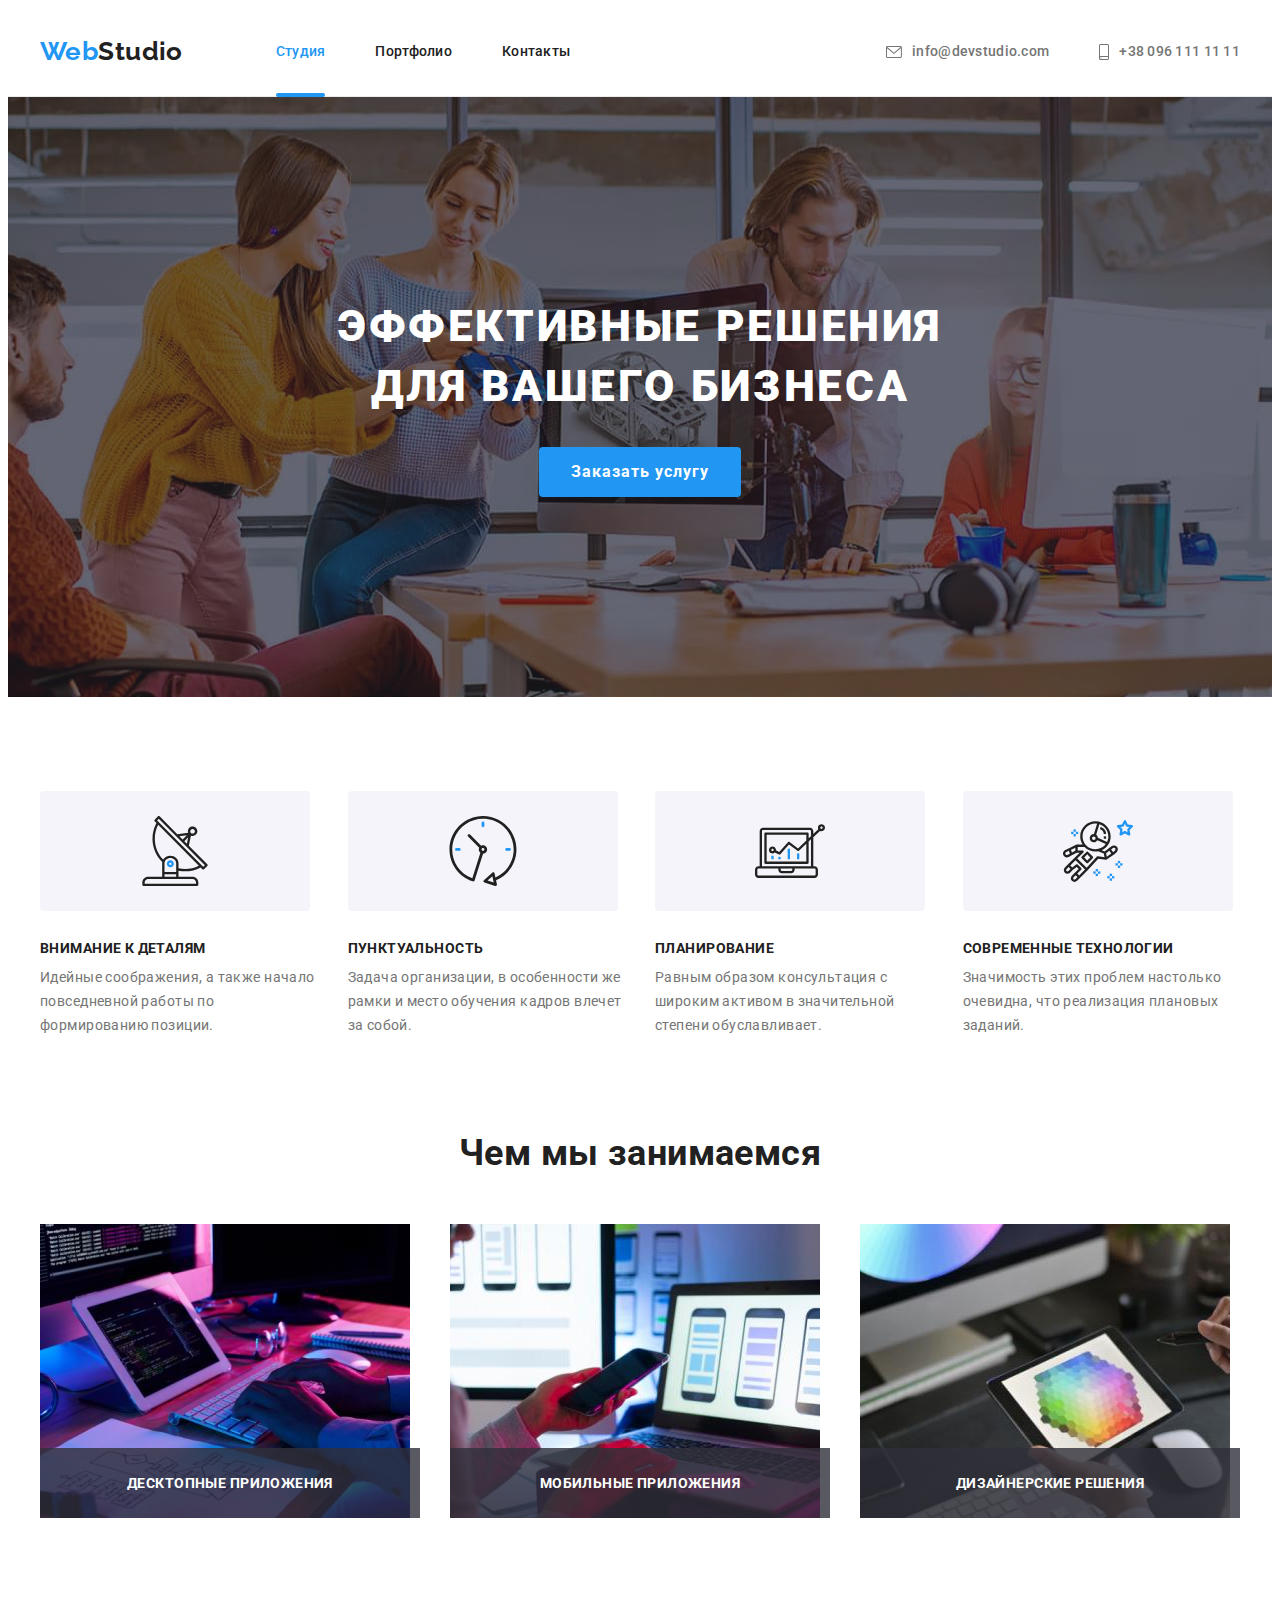
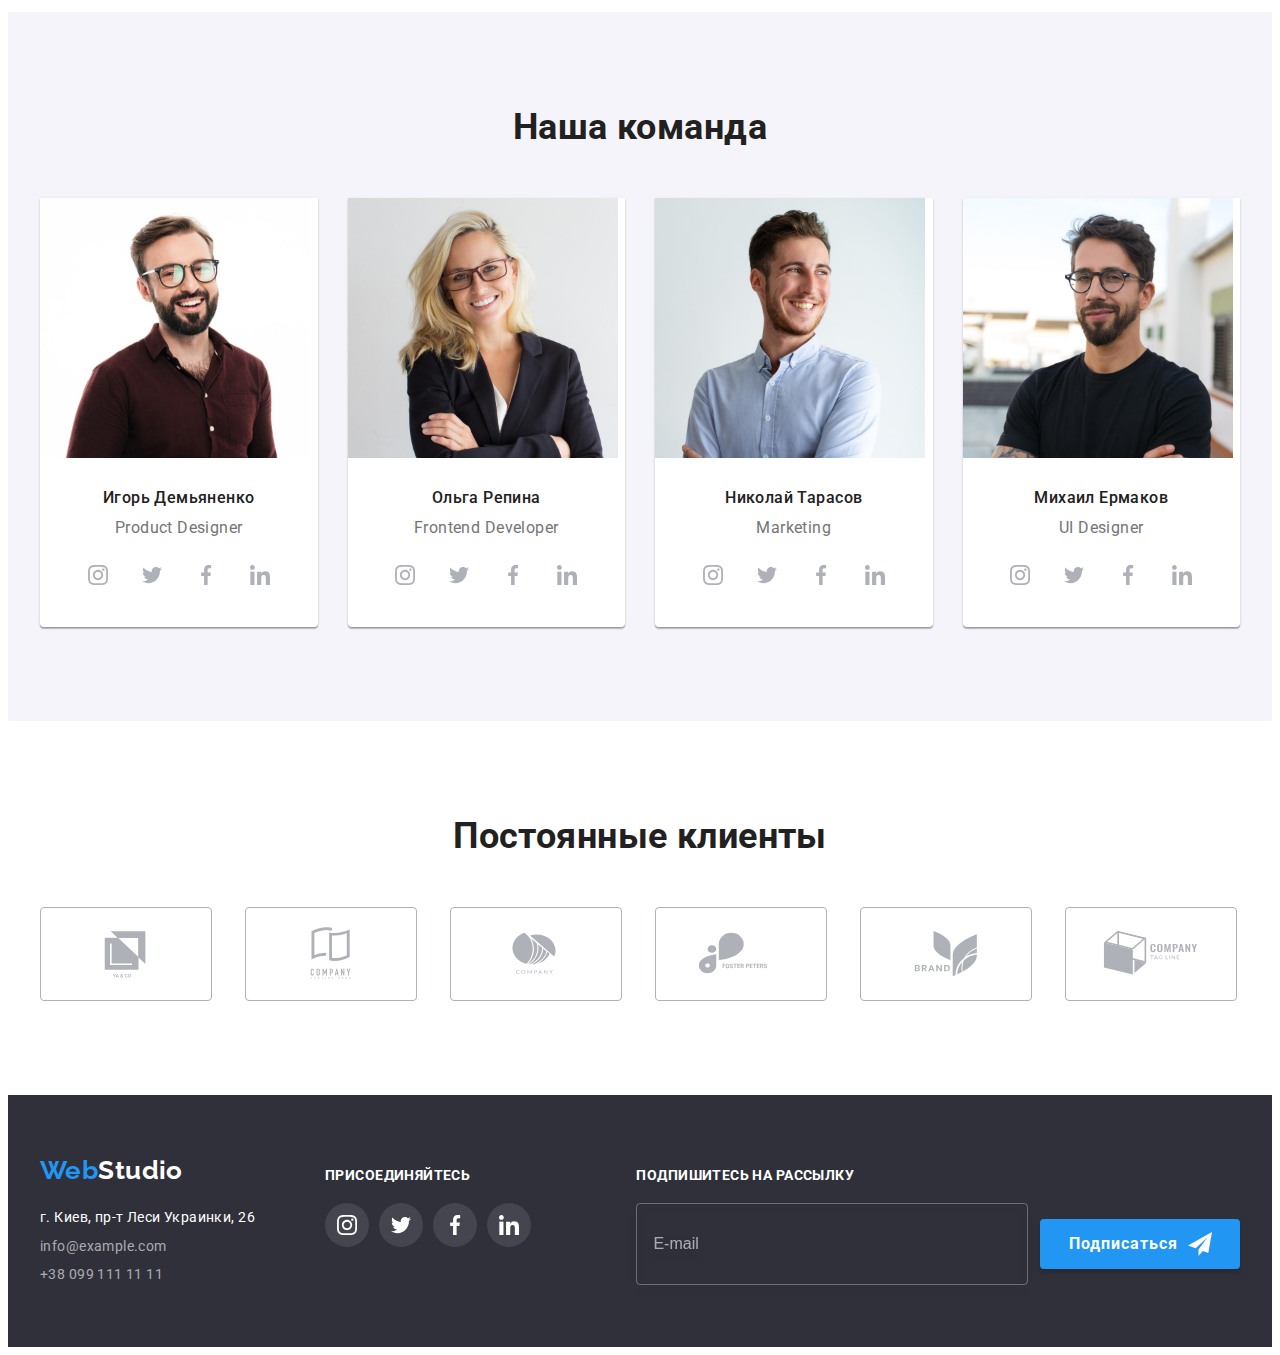
<file: index.html>
<!DOCTYPE html>
<html lang="ru">

<head>
    <meta charset="UTF-8">
    <meta http-equiv="X-UA-Compatible" content="IE=edge">
    <meta name="viewport" content="width=device-width, initial-scale=1.0">
    <title>Web Studio</title>
    <link rel="preconnect" href="https://fonts.googleapis.com">
    <link rel="preconnect" href="https://fonts.gstatic.com" crossorigin>
    <link
        href="https://fonts.googleapis.com/css2?family=Raleway:wght@700&family=Roboto:wght@400;500;700;900&display=swap"
        rel="stylesheet">
    <link rel="stylesheet" href="https://cdnjs.cloudflare.com/ajax/libs/modern-normalize/1.1.0/modern-normalize.min.css"
        integrity="sha512-wpPYUAdjBVSE4KJnH1VR1HeZfpl1ub8YT/NKx4PuQ5NmX2tKuGu6U/JRp5y+Y8XG2tV+wKQpNHVUX03MfMFn9Q=="
        crossorigin="anonymous" referrerpolicy="no-referrer" />
    <link rel="stylesheet" href="./css/styles.css" />
</head>

<body>
    <!-- Шапка сайта -->
    <header class="header">
        <div class="container header-container">
            <nav class="header-navigation">
                <a class="logo-top" href="./index.html">
                    <span class="logo-web">Web</span>Studio</a>
                <ul class="site-nav list">
                    <li class="header-item">
                        <a class="header-link link current" href="./index.html">Студия</a>
                    </li>
                    <li class="header-item">
                        <a class="header-link link" href="./portfolio.html">Портфолио</a>
                    </li>
                    <li class="header-item">
                        <a class="header-link link" href="">Контакты</a>
                    </li>
                </ul>
            </nav>
            <ul class="contacts list">
                <li class="contacts-item">
                    <a class="header-link link" href="mailto:info@devstudio.com"><svg class="icon-header" width="16"
                            height="12">
                            <use href="./images/icons.svg#icon-envelope"></use>
                        </svg>info@devstudio.com</a>
                </li>
                <li class="contacts-item">
                    <a class="header-link link" href="tel:+380961111111"><svg class="icon-header" width="10"
                            height="16">
                            <use href="./images/icons.svg#icon-smartphone"></use>
                        </svg>+38 096 111 11 11</a>
                </li>
            </ul>
        </div>
    </header>
    <main>
        <!-- Герой -->
        <section class="hero">
            <h1 class="hero-title">Эффективные решения для вашего бизнеса</h1>
            <button class="button" type="button" data-modal-open>Заказать услугу</button>
        </section>
        <!-- Особенности -->
        <section class="features">
            <div class="container">
                <h2 class="visually-hidden">Особенности</h2>
                <ul class="features-list list">
                    <li class="features-item">
                        <div class="features-image"><svg class="icon-features">
                                <use href="./images/icons.svg#icon-antenna"></use>
                            </svg></div>
                        <h3 class="features-subtitle">Внимание к деталям</h3>
                        <p>Идейные соображения, а также начало повседневной работы по формированию позиции.</p>
                    </li>
                    <li class="features-item">
                        <div class="features-image"><svg class="icon-features">
                                <use href="./images/icons.svg#icon-clock"></use>
                            </svg></div>
                        <h3 class="features-subtitle">Пунктуальность</h3>
                        <p>Задача организации, в особенности же рамки и место обучения кадров влечет за собой.</p>
                    </li>
                    <li class="features-item">
                        <div class="features-image"><svg class="icon-features">
                                <use href="./images/icons.svg#icon-diagram"></use>
                            </svg></div>
                        <h3 class="features-subtitle">Планирование</h3>
                        <p>Равным образом консультация с широким активом в значительной степени обуславливает.</p>
                    </li>
                    <li class="features-item">
                        <div class="features-image"><svg class="icon-features">
                                <use href="./images/icons.svg#icon-astronaut"></use>
                            </svg></div>
                        <h3 class="features-subtitle">Современные технологии</h3>
                        <p>Значимость этих проблем настолько очевидна, что реализация плановых заданий.</p>
                    </li>
                </ul>
            </div>
        </section>
        <!-- Чем мы занимаемся -->
        <section class="whatwedo">
            <div class="container">
                <h2 class="whatwedo-title">Чем мы занимаемся</h2>
                <ul class="whatwedo-list list">
                    <li class="whatwedo-item">
                        <div class="whatwedo-wrapper">
                            <img src="./images/img-01.jpg" alt="Верстальщик делает разметку страницы" width="370"
                                height="294">
                            <p class="whatwedo-top-text">Десктопные приложения</p>
                        </div>
                    </li>
                    <li class="whatwedo-item">
                        <div class="whatwedo-wrapper">
                            <img src="./images/img-02.jpg" alt="Дизайнер делает прототипирование мобильного интерфейса"
                                width="370" height="294">
                            <p class="whatwedo-top-text">Мобильные приложения</p>
                        </div>
                    </li>
                    <li class="whatwedo-item">
                        <div class="whatwedo-wrapper">
                            <img src="./images/img-03.jpg" alt="Дизайнер работает с цветовой палитрой" width="370"
                                height="294">
                            <p class="whatwedo-top-text">Дизайнерские решения</p>
                        </div>
                    </li>
                </ul>
            </div>
        </section>
        <!-- Наша команда -->
        <section class="team">
            <div class="container">
                <h2 class="team-title">Наша команда</h2>
                <ul class="team-list list">
                    <li class="team-item">
                        <img src="./images/img-product-designer.jpg" alt="Дизайнер улыбается" width="270" height="260">
                        <div class="team-content">
                            <h3 class="team-subtitle">Игорь Демьяненко</h3>
                            <p class="team-position" lang="en">Product Designer</p>
                            <ul class="team-item-list social-list list">
                                <li class="social-item">
                                    <a href="" class="social-link link">
                                        <svg class="icon-social">
                                            <use href="./images/icons.svg#icon-instagram"></use>
                                        </svg>
                                    </a>
                                </li>
                                <li class="social-item">
                                    <a href="" class="social-link link">
                                        <svg class="icon-social">
                                            <use href="./images/icons.svg#icon-twitter"></use>
                                        </svg>
                                    </a>
                                </li>
                                <li class="social-item">
                                    <a href="" class="social-link link">
                                        <svg class="icon-social">
                                            <use href="./images/icons.svg#icon-facebook"></use>
                                        </svg>
                                    </a>
                                </li>
                                <li class="social-item">
                                    <a href="" class="social-link link">
                                        <svg class="icon-social">
                                            <use href="./images/icons.svg#icon-linkedin"></use>
                                        </svg>
                                    </a>
                                </li>
                            </ul>
                        </div>
                    </li>
                    <li class="team-item">
                        <img src="./images/img-frontend-developer.jpg" alt="Разработчик улыбается" width="270"
                            height="260">
                        <div class="team-content">
                            <h3 class="team-subtitle">Ольга Репина</h3>
                            <p class="team-position" lang="en">Frontend Developer</p>
                            <ul class="team-item-list social-list list">
                                <li class="social-item">
                                    <a href="" class="social-link link">
                                        <svg class="icon-social">
                                            <use href="./images/icons.svg#icon-instagram"></use>
                                        </svg>
                                    </a>
                                </li>
                                <li class="social-item">
                                    <a href="" class="social-link link">
                                        <svg class="icon-social">
                                            <use href="./images/icons.svg#icon-twitter"></use>
                                        </svg>
                                    </a>
                                </li>
                                <li class="social-item">
                                    <a href="" class="social-link link">
                                        <svg class="icon-social">
                                            <use href="./images/icons.svg#icon-facebook"></use>
                                        </svg>
                                    </a>
                                </li>
                                <li class="social-item">
                                    <a href="" class="social-link link">
                                        <svg class="icon-social">
                                            <use href="./images/icons.svg#icon-linkedin"></use>
                                        </svg>
                                    </a>
                                </li>
                            </ul>
                        </div>
                    </li>
                    <li class="team-item">
                        <img src="./images/img-marketing.jpg" alt="Маркетолог улыбается" width="270" height="260">
                        <div class="team-content">
                            <h3 class="team-subtitle">Николай Тарасов</h3>
                            <p class="team-position" lang="en">Marketing</p>
                            <ul class="team-item-list social-list list">
                                <li class="social-item">
                                    <a href="" class="social-link link">
                                        <svg class="icon-social">
                                            <use href="./images/icons.svg#icon-instagram"></use>
                                        </svg>
                                    </a>
                                </li>
                                <li class="social-item">
                                    <a href="" class="social-link link">
                                        <svg class="icon-social">
                                            <use href="./images/icons.svg#icon-twitter"></use>
                                        </svg>
                                    </a>
                                </li>
                                <li class="social-item">
                                    <a href="" class="social-link link">
                                        <svg class="icon-social">
                                            <use href="./images/icons.svg#icon-facebook"></use>
                                        </svg>
                                    </a>
                                </li>
                                <li class="social-item">
                                    <a href="" class="social-link link">
                                        <svg class="icon-social">
                                            <use href="./images/icons.svg#icon-linkedin"></use>
                                        </svg>
                                    </a>
                                </li>
                            </ul>
                        </div>
                    </li>
                    <li class="team-item">
                        <img src="./images/img-ui-designer.jpg" alt="Дизайнер улыбается" width="270" height="260">
                        <div class="team-content">
                            <h3 class="team-subtitle">Михаил Ермаков</h3>
                            <p class="team-position" lang="en">UI Designer</p>
                            <ul class="team-item-list social-list list">
                                <li class="social-item">
                                    <a href="" class="social-link link">
                                        <svg class="icon-social">
                                            <use href="./images/icons.svg#icon-instagram"></use>
                                        </svg>
                                    </a>
                                </li>
                                <li class="social-item">
                                    <a href="" class="social-link link">
                                        <svg class="icon-social">
                                            <use href="./images/icons.svg#icon-twitter"></use>
                                        </svg>
                                    </a>
                                </li>
                                <li class="social-item">
                                    <a href="" class="social-link link">
                                        <svg class="icon-social">
                                            <use href="./images/icons.svg#icon-facebook"></use>
                                        </svg>
                                    </a>
                                </li>
                                <li class="social-item">
                                    <a href="" class="social-link link">
                                        <svg class="icon-social">
                                            <use href="./images/icons.svg#icon-linkedin"></use>
                                        </svg>
                                    </a>
                                </li>
                            </ul>
                        </div>
                    </li>
                </ul>
            </div>
        </section>
        <!-- Клиенты -->
        <section class="clients">
            <div class="container">
                <h2 class="clients-title">Постоянные клиенты</h2>
                <ul class="clients-list list">
                    <li class="clients-item">
                        <div class="clients-content">
                            <a class="clients-content-link link" href="">
                                <svg class="icon-clients">
                                    <use href="./images/icons.svg#icon-client-logo-1"></use>
                                </svg>
                            </a>
                        </div>
                    </li>
                    <li class="clients-item">
                        <div class="clients-content">
                            <a class="clients-content-link link" href="">
                                <svg class="icon-clients">
                                    <use href="./images/icons.svg#icon-client-logo-2"></use>
                                </svg>
                            </a>
                        </div>
                    </li>
                    <li class="clients-item">
                        <div class="clients-content">
                            <a class="clients-content-link link" href="">
                                <svg class="icon-clients">
                                    <use href="./images/icons.svg#icon-client-logo-3"></use>
                                </svg>
                            </a>
                        </div>
                    </li>
                    <li class="clients-item">
                        <div class="clients-content">
                            <a class="clients-content-link link" href="">
                                <svg class="icon-clients">
                                    <use href="./images/icons.svg#icon-client-logo-4"></use>
                                </svg>
                            </a>
                        </div>
                    </li>
                    <li class="clients-item">
                        <div class="clients-content">
                            <a class="clients-content-link link" href="">
                                <svg class="icon-clients">
                                    <use href="./images/icons.svg#icon-client-logo-5"></use>
                                </svg>
                            </a>
                        </div>
                    </li>
                    <li class="clients-item">
                        <div class="clients-content">
                            <a class="clients-content-link link" href="">
                                <svg class="icon-clients">
                                    <use href="./images/icons.svg#icon-client-logo-6"></use>
                                </svg>
                            </a>
                        </div>
                    </li>
                </ul>
            </div>
        </section>
    </main>
    <!-- Футер -->
    <footer class="footer">
        <div class="footer-items container">
            <div class="footer-address">
                <a class="logo-bottom" href="./index.html"><span class="logo-web">Web</span>Studio</a>
                <address>
                    <ul class="footer-list list">
                        <li class="footer-item">
                            <a class="footer-link address-link link" href="https://goo.gl/maps/pcFervWkmZ56ZMeA6"
                                target="_blank" rel="noopener noreferrer">г. Киев,
                                пр-т Леси Украинки, 26</a>
                        </li>
                        <li class="footer-item">
                            <a class="footer-link link" href="mailto:info@example.com">info@example.com</a>
                        </li>
                        <li class="footer-item">
                            <a class="footer-link link" href="tel:+380991111111">+38 099 111 11 11</a>
                        </li>
                    </ul>
                </address>
            </div>
            <div class="footer-join">
                <p class="footer-join-social">Присоединяйтесь</p>
                <ul class="footer-join-social-list list">
                    <li class="social-item">
                        <a href="" class="footer-join-social-link link">
                            <svg class="icon-footer">
                                <use href="./images/icons.svg#icon-instagram"></use>
                            </svg>
                        </a>
                    </li>
                    <li class="social-item">
                        <a href="" class="footer-join-social-link link">
                            <svg class="icon-footer">
                                <use href="./images/icons.svg#icon-twitter"></use>
                            </svg>
                        </a>
                    </li>
                    <li class="social-item">
                        <a href="" class="footer-join-social-link link">
                            <svg class="icon-footer">
                                <use href="./images/icons.svg#icon-facebook"></use>
                            </svg>
                        </a>
                    </li>
                    <li class="social-item">
                        <a href="" class="footer-join-social-link link">
                            <svg class="icon-footer">
                                <use href="./images/icons.svg#icon-linkedin"></use>
                            </svg>
                        </a>
                    </li>
                </ul>
            </div>
            <div class="footer-form-wrapper">
                <p class="footer-join-social">Подпишитесь на рассылку</p>
                <form class="footer-form" action="#">
                    <label class="footer-email-field">
                        <input class="footer-email-input" type="email" name="email" placeholder="E-mail">
                    </label>
                    <button class="button-footer" type="submit">Подписаться<svg class="icon-footer-send" width="24"
                            height="24">
                            <use href="./images/icons.svg#icon-send"></use>
                        </svg></button>
                </form>
            </div>
        </div>
    </footer>
    <div class="backdrop is-hidden" data-modal>
        <div class="modal">
            <button type="button" class="close-btn" data-modal-close>
                <svg class="close-icon" width="18" height="18">
                    <use href="./images/icons.svg#icon-close"></use>
                </svg>
            </button>
            <p class="modal-title">Оставьте свои данные, мы вам перезвоним</p>
            <form action="#" class="modal-form">
                <div>
                    <label class="input-label" for="user-name">Имя</label>
                    <span class="input-wrapper">
                        <input class="modal-input" type="text" name="user-name" id="user-name">
                        <svg class="input-icon" width="18" height="18">
                            <use href="./images/icons.svg#icon-modal-person"></use>
                        </svg>
                    </span>
                </div>
                <div>
                    <label class="input-label" for="user-tel">Телефон</label>
                    <span class="input-wrapper">
                        <input class="modal-input" type="tel" name="user-tel" id="user-tel">
                        <svg class="input-icon" width="18" height="18">
                            <use href="./images/icons.svg#icon-modal-tel"></use>
                        </svg>
                    </span>
                </div>
                <div>
                    <label class="input-label" for="user-email">Почта</label>
                    <span class="input-wrapper">
                        <input class="modal-input" type="email" name="user-email" id="user-email">
                        <svg class="input-icon" width="18" height="18">
                            <use href="./images/icons.svg#icon-modal-email"></use>
                        </svg>
                    </span>
                </div>
                <div>
                    <label class="input-label" for="user-comment">Комментарий</label>
                    <textarea class="modal-text-input" type="text" name="user-comment" id="user-comment"
                        placeholder="Введите текст"></textarea>
                </div>
                <input class="checkbox-input visually-hidden" type="checkbox" name="modal-checkbox" id="modal-checkbox">
                <label class="checkbox-label" for="modal-checkbox">
                    <span>
                        <svg width="11" height="8">
                            <use href="./images/icons.svg#icon-modal-check"></use>
                        </svg>
                    </span>
                    Соглашаюсь с рассылкой и принимаю&nbsp;<a href="" class="modal-checkbox-link">Условия
                        договора</a>
                </label>
                <button type="submit" class="modal-button">Отправить</button>
            </form>
        </div>
    </div>
    <script src="./js/modal.js"></script>
</body>

</html>
</file>
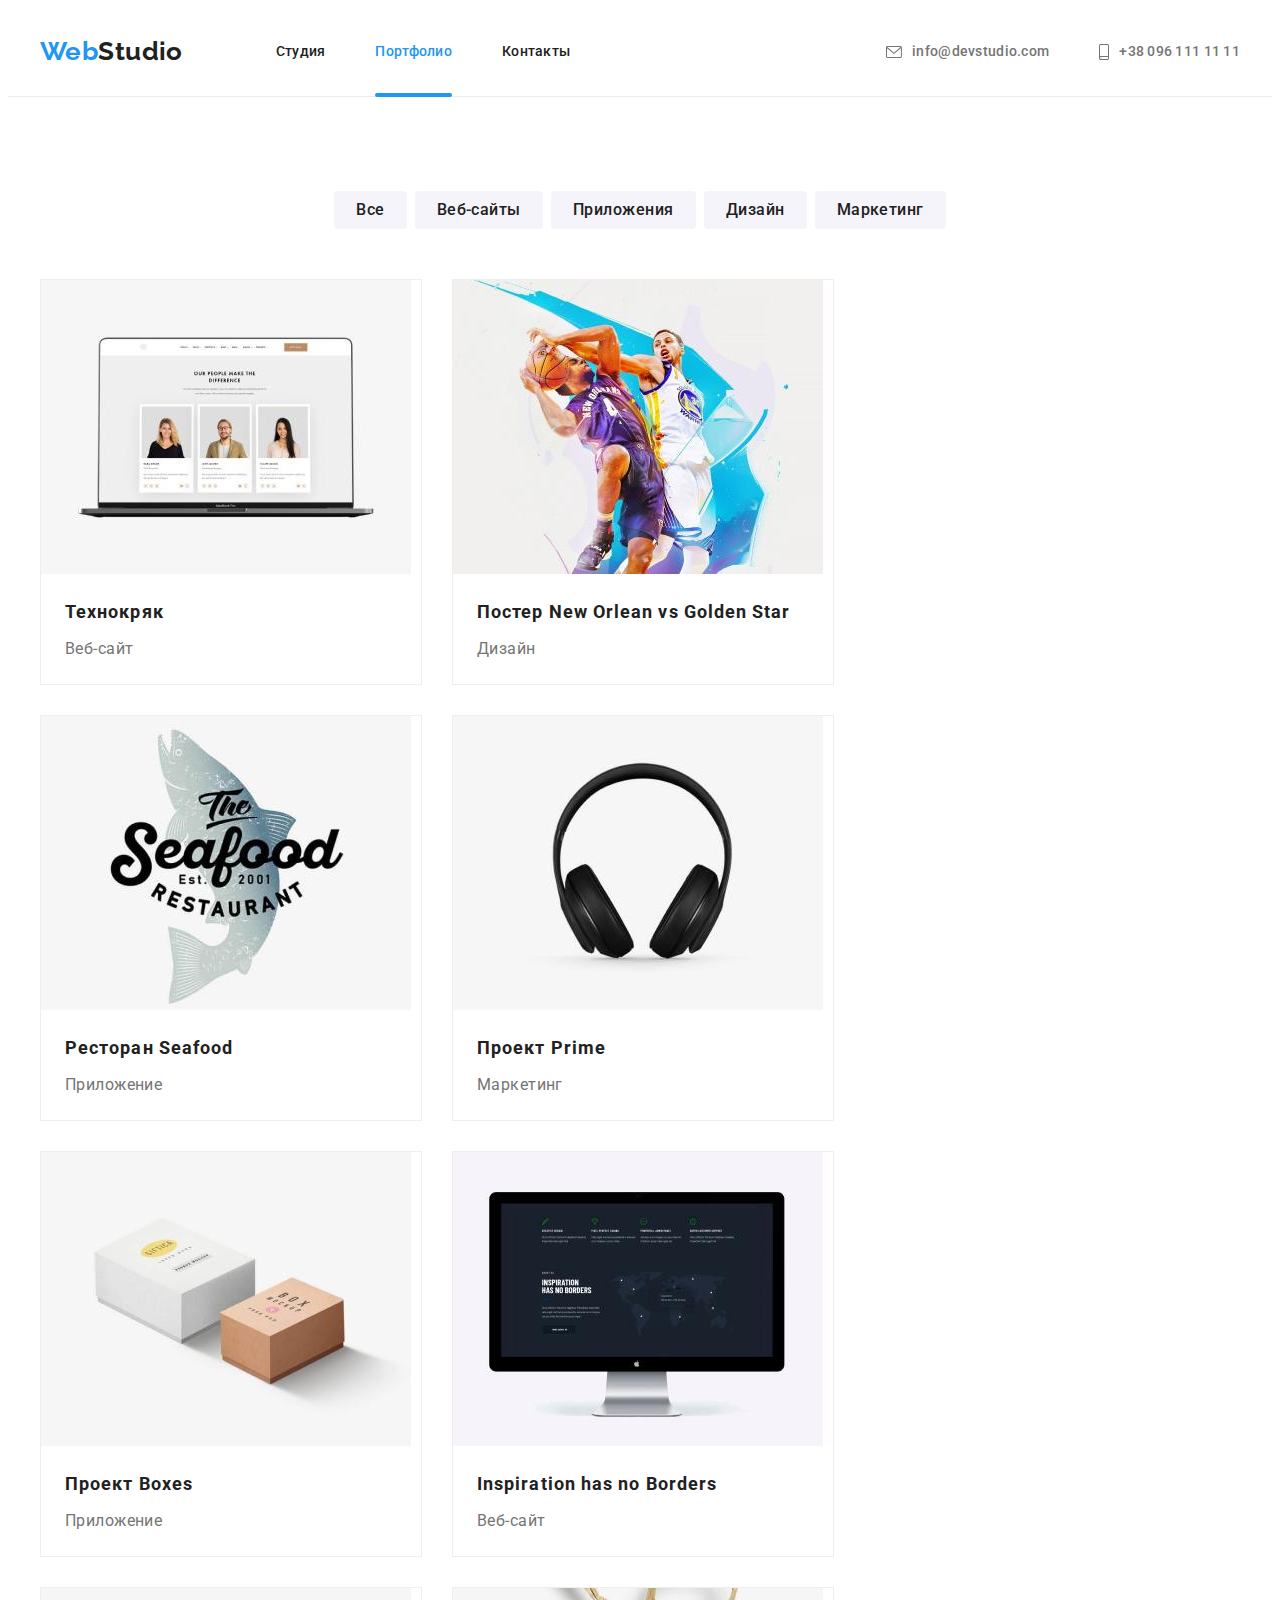
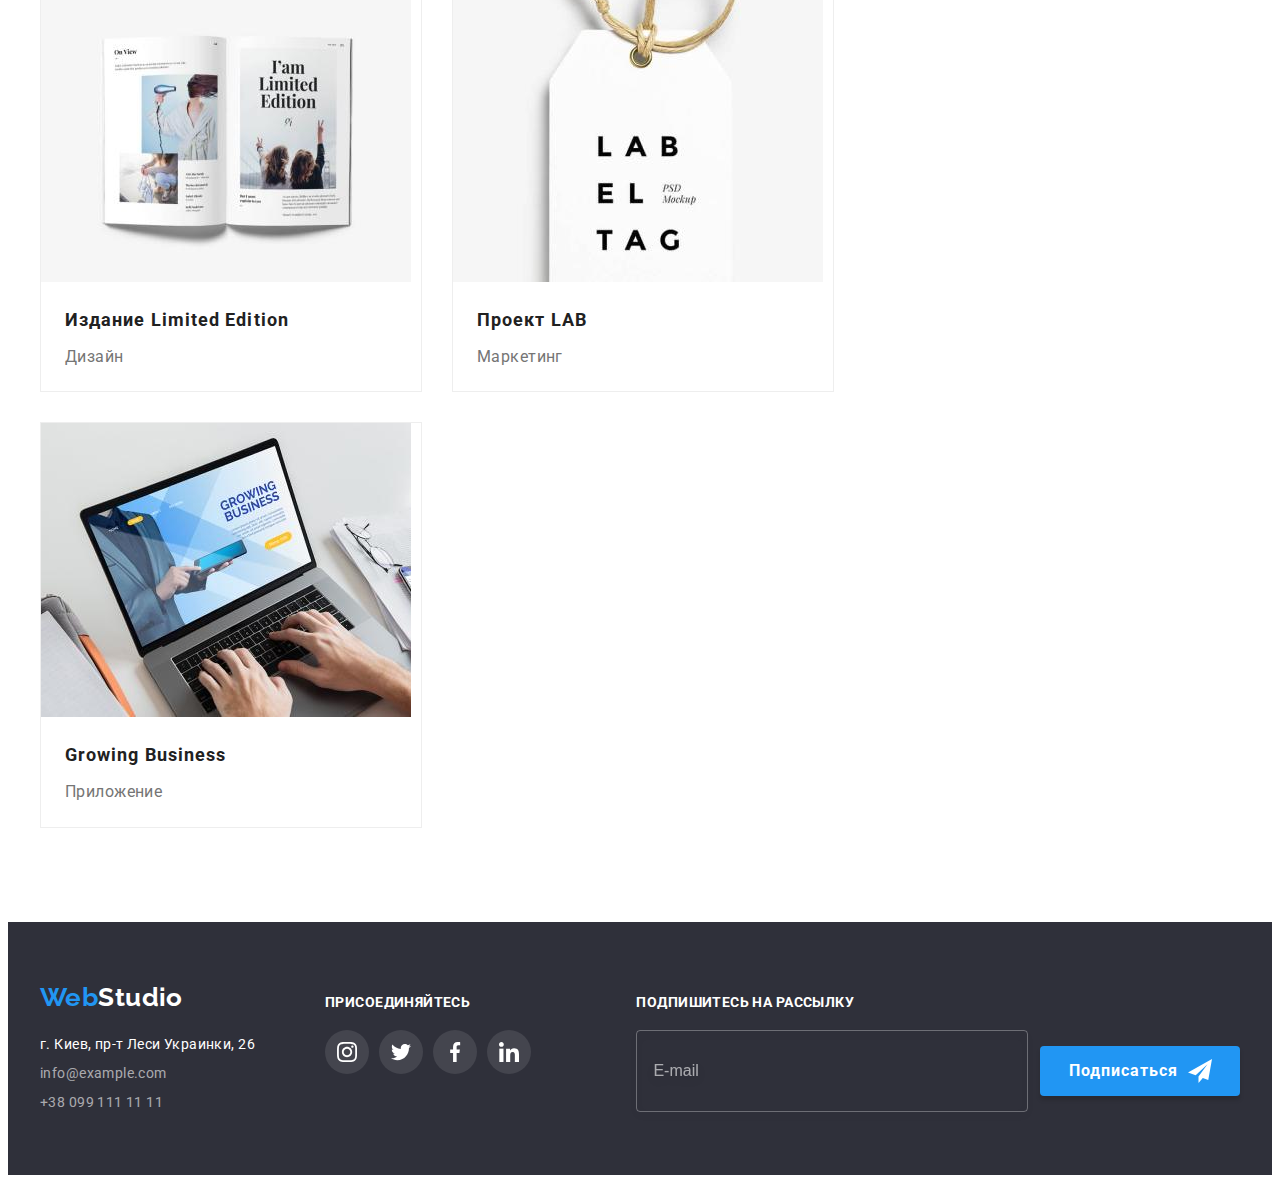
<file: portfolio.html>
<!DOCTYPE html>
<html lang="ru">

<head>
    <meta charset="UTF-8">
    <meta http-equiv="X-UA-Compatible" content="IE=edge">
    <meta name="viewport" content="width=device-width, initial-scale=1.0">
    <title>Web Studio</title>
    <link rel="preconnect" href="https://fonts.googleapis.com">
    <link rel="preconnect" href="https://fonts.gstatic.com" crossorigin>
    <link
        href="https://fonts.googleapis.com/css2?family=Raleway:wght@700&family=Roboto:wght@400;500;700;900&display=swap"
        rel="stylesheet">
    <link rel="stylesheet" href="https://cdnjs.cloudflare.com/ajax/libs/modern-normalize/1.1.0/modern-normalize.min.css"
        integrity="sha512-wpPYUAdjBVSE4KJnH1VR1HeZfpl1ub8YT/NKx4PuQ5NmX2tKuGu6U/JRp5y+Y8XG2tV+wKQpNHVUX03MfMFn9Q=="
        crossorigin="anonymous" referrerpolicy="no-referrer" />
    <link rel="stylesheet" href="./css/styles.css" />
</head>

<body>
    <!-- Шапка сайта -->
    <header class="header">
        <div class="container header-container">
            <nav class="header-navigation">
                <a class="logo-top" href="./index.html">
                    <span class="logo-web">Web</span>Studio</a>
                <ul class="site-nav list">
                    <li class="header-item">
                        <a class="header-link link" href="./index.html">Студия</a>
                    </li>
                    <li class="header-item">
                        <a class="header-link link  current" href="./portfolio.html">Портфолио</a>
                    </li>
                    <li class="header-item">
                        <a class="header-link link" href="">Контакты</a>
                    </li>
                </ul>
            </nav>
            <ul class="contacts list">
                <li class="contacts-item">
                    <a class="header-link link" href="mailto:info@devstudio.com"><svg class="icon-header" width="16"
                            height="12">
                            <use href="./images/icons.svg#icon-envelope"></use>
                        </svg>info@devstudio.com</a>
                </li>
                <li class="contacts-item">
                    <a class="header-link link" href="tel:+380961111111"><svg class="icon-header" width="10"
                            height="16">
                            <use href="./images/icons.svg#icon-smartphone"></use>
                        </svg>+38 096 111 11 11</a>
                </li>
            </ul>
        </div>
    </header>
    <main>
        <div class="container work-container">
            <h1 class="visually-hidden">Примеры работ</h1>
            <ul class="category-list list">
                <li class="category-item">
                    <button class="radio-button" type="button">Все</button>
                </li>
                <li class="category-item">
                    <button class="radio-button" type="button">Веб-сайты</button>
                </li>
                <li class="category-item">
                    <button class="radio-button" type="button">Приложения</button>
                </li>
                <li class="category-item">
                    <button class="radio-button" type="button">Дизайн</button>
                </li>
                <li class="category-item">
                    <button class="radio-button" type="button">Маркетинг</button>
                </li>
            </ul>
            <ul class="work-list list">
                <li class="work-item">
                    <a class="link" href=""><div class="work-item-wrapper"><img src="./images/product1.jpg" alt="Веб-сайт" width="370" height="294">
                    <p class="work-item-top">Технокряк это современная площадка распространения коронавируса. Компании используют эту платформу для цифрового
                    шпионажа и атак на защищённые сервера конкурентов.</p>    
                    </div>
                        <div class="work-content">
                            <h2 class="work-title">Технокряк</h2>
                            <p class="work-text">Веб-сайт</p>
                        </div>
                    </a>
                
                </li>
                <li class="work-item">
                    <a class="link" href=""><div class="work-item-wrapper"><img src="./images/product2.jpg" alt="Дизайн" width="370" height="294">
                    <p class="work-item-top">Технокряк это современная площадка распространения коронавируса. Компании используют эту
                        платформу для цифрового
                        шпионажа и атак на защищённые сервера конкурентов.</p>
                    </div>
                        <div class="work-content">
                            <h2 class="work-title">Постер New Orlean vs Golden Star</h2>
                            <p class="work-text">Дизайн</p>
                        </div>
                    </a>
                
                </li>
                <li class="work-item">
                    <a class="link" href=""><div class="work-item-wrapper"><img src="./images/product3.jpg" alt="Приложение" width="370" height="294">
                    <p class="work-item-top">Технокряк это современная площадка распространения коронавируса. Компании используют эту
                        платформу для цифрового
                        шпионажа и атак на защищённые сервера конкурентов.</p>
                    </div>
                        <div class="work-content">
                            <h2 class="work-title">Ресторан Seafood</h2>
                            <p class="work-text">Приложение</p>
                        </div>
                    </a>
                
                </li>
                <li class="work-item">
                    <a class="link" href=""><div class="work-item-wrapper"><img src="./images/product4.jpg" alt="Маркетинг" width="370" height="294">
                    <p class="work-item-top">Технокряк это современная площадка распространения коронавируса. Компании используют эту
                        платформу для цифрового
                        шпионажа и атак на защищённые сервера конкурентов.</p>
                    </div>
                        <div class="work-content">
                            <h2 class="work-title">Проект Prime</h2>
                            <p class="work-text">Маркетинг</p>
                        </div>
                    </a>
                
                </li>
                <li class="work-item">
                    <a class="link" href=""><div class="work-item-wrapper"><img src="./images/product5.jpg" alt="Приложение" width="370" height="294">
                    <p class="work-item-top">Технокряк это современная площадка распространения коронавируса. Компании используют эту
                        платформу для цифрового
                        шпионажа и атак на защищённые сервера конкурентов.</p>
                    </div>
                        <div class="work-content">
                            <h2 class="work-title">Проект Boxes</h2>
                            <p class="work-text">Приложение</p>
                        </div>
                    </a>
                
                </li>
                <li class="work-item">
                    <a class="link" href=""><div class="work-item-wrapper"><img src="./images/product6.jpg" alt="Веб-сайт" width="370" height="294">
                    <p class="work-item-top">Технокряк это современная площадка распространения коронавируса. Компании используют эту
                        платформу для цифрового
                        шпионажа и атак на защищённые сервера конкурентов.</p>
                    </div>
                        <div class="work-content">
                            <h2 class="work-title">Inspiration has no Borders</h2>
                            <p class="work-text">Веб-сайт</p>
                        </div>
                    </a>
                
                </li>
                <li class="work-item">
                    <a class="link" href=""><div class="work-item-wrapper"><img src="./images/product7.jpg" alt="Дизайн" width="370" height="294">
                    <p class="work-item-top">Технокряк это современная площадка распространения коронавируса. Компании используют эту
                        платформу для цифрового
                        шпионажа и атак на защищённые сервера конкурентов.</p>
                    </div>
                        <div class="work-content">
                            <h2 class="work-title">Издание Limited Edition</h2>
                            <p class="work-text">Дизайн</p>
                        </div>
                    </a>
                                </li>
                <li class="work-item">
                    <a class="link" href=""><div class="work-item-wrapper"><img src="./images/product8.jpg" alt="Маркетинг" width="370" height="294">
                    <p class="work-item-top">Технокряк это современная площадка распространения коронавируса. Компании используют эту
                        платформу для цифрового
                        шпионажа и атак на защищённые сервера конкурентов.</p>
                    </div>
                        <div class="work-content">
                            <h2 class="work-title">Проект LAB</h2>
                            <p class="work-text">Маркетинг</p>
                        </div>
                    </a>
                                </li>
                <li class="work-item">
                    <a class="link" href=""><div class="work-item-wrapper"><img src="./images/product9.jpg" alt="Приложение" width="370" height="294">
                    <p class="work-item-top">Технокряк это современная площадка распространения коронавируса. Компании используют эту
                        платформу для цифрового
                        шпионажа и атак на защищённые сервера конкурентов.</p>
                    </div>
                        <div class="work-content">
                            <h2 class="work-title">Growing Business</h2>
                            <p class="work-text">Приложение</p>
                        </div>
                    </a>
                                </li>
            </ul>
        </div>
    </main>
    <!-- Футер -->
    <footer class="footer">
        <div class="footer-items container">
            <div class="footer-address">
                <a class="logo-bottom" href="./index.html"><span class="logo-web">Web</span>Studio</a>
                <address>
                    <ul class="footer-list list">
                        <li class="footer-item">
                            <a class="footer-link address-link link" href="https://goo.gl/maps/pcFervWkmZ56ZMeA6"
                                target="_blank" rel="noopener noreferrer">г. Киев,
                                пр-т Леси Украинки, 26</a>
                        </li>
                        <li class="footer-item">
                            <a class="footer-link link" href="mailto:info@example.com">info@example.com</a>
                        </li>
                        <li class="footer-item">
                            <a class="footer-link link" href="tel:+380991111111">+38 099 111 11 11</a>
                        </li>
                    </ul>
                </address>
            </div>
            <div class="footer-join">
                <p class="footer-join-social">Присоединяйтесь</p>
                <ul class="footer-join-social-list list">
                    <li class="social-item">
                        <a href="" class="footer-join-social-link link">
                            <svg class="icon-footer">
                                <use href="./images/icons.svg#icon-instagram"></use>
                            </svg>
                        </a>
                    </li>
                    <li class="social-item">
                        <a href="" class="footer-join-social-link link">
                            <svg class="icon-footer">
                                <use href="./images/icons.svg#icon-twitter"></use>
                            </svg>
                        </a>
                    </li>
                    <li class="social-item">
                        <a href="" class="footer-join-social-link link">
                            <svg class="icon-footer">
                                <use href="./images/icons.svg#icon-facebook"></use>
                            </svg>
                        </a>
                    </li>
                    <li class="social-item">
                        <a href="" class="footer-join-social-link link">
                            <svg class="icon-footer">
                                <use href="./images/icons.svg#icon-linkedin"></use>
                            </svg>
                        </a>
                    </li>
                </ul>
            </div>
            <div class="footer-form-wrapper">
                <p class="footer-join-social">Подпишитесь на рассылку</p>
                <form class="footer-form" action="#">
                    <label class="footer-email-field">
                        <input class="footer-email-input" type="email" name="email" placeholder="E-mail">
                    </label>
                    <button class="button-footer" type="submit">Подписаться<svg class="icon-footer-send" width="24"
                            height="24">
                            <use href="./images/icons.svg#icon-send"></use>
                        </svg></button>
                </form>
            </div>
        </div>
    </footer>
</body>

</html>
</file>
<file: css/styles.css>
:root {
  --primary-text-color: #757575;
  --title-text-color: #212121;
  --accent-color: #2196f3;
  --primary-white-color: #ffffff;
  --radio-button-color: #f5f4fa;
  --card-border-color: #eeeeee;
  --primary-icon-color: #afb1b8;
}

p,
h1,
h2,
h3,
h4,
h5,
h6 {
  margin: 0;
}

ul {
  margin: 0;
  padding-left: 0;
}

img {
  display: block;
  max-width: 100%;
  height: auto;
}

body {
  background-color: var(--primary-white-color);
  color: var(--primary-text-color);

  font-family: Roboto, sans-serif;
  font-size: 14px;
  line-height: 1.71;
  letter-spacing: 0.03em;
}

.visually-hidden {
  position: absolute;
  width: 1px;
  height: 1px;
  margin: -1px;
  padding: 0;
  overflow: hidden;
  border: 0;
  clip: rect(0 0 0 0);
}

.container {
  width: 1200px;
  margin: 0 auto;
  padding-left: 15px;
  padding-right: 15px;
}

.list {
  list-style: none;
}

.link {
  text-decoration: none;
}

/* INDEX.HTML */

/* HEADER */

.header {
  background-color: var(--primary-white-color);
  border-bottom: solid 1px #ececec;
}

.header-container {
  display: flex;
  align-items: center;
}

.header-navigation {
  display: flex;
  align-items: center;
}

/* ---Logo--- */

.logo-top {
  color: var(--title-text-color);
  font-family: Raleway, sans-serif;
  font-weight: 700;
  font-size: 26px;
  line-height: 1.2;
  text-decoration: none;

  padding-top: 24px;
  padding-bottom: 25px;
  margin-right: 93px;
}

.logo-web {
  color: var(--accent-color);
}

/* ---Site Nav--- */

.site-nav {
  display: flex;
}

.contacts-item {
  display: inline-block;
  align-items: center;
}

.header-item {
  position: relative;
}

.header-item:not(:last-child),
.contacts-item:not(:last-child) {
  margin-right: 50px;
}

.header-link {
  display: flex;
  align-items: center;
  font-weight: 500;
  font-size: 14px;
  /* line-height: 1.14; */
  letter-spacing: 0.02em;
  padding-top: 32px;
  padding-bottom: 32px;
  transition-property: color;
  transition-duration: 250ms;
  transition-timing-function: cubic-bezier(0.4, 0, 0.2, 1);
}

.icon-header {
  fill: var(--primary-text-color);
  margin-right: 10px;
  transition-property: fill;
  transition-duration: 250ms;
  transition-timing-function: cubic-bezier(0.4, 0, 0.2, 1);
}

.site-nav .header-link {
  color: var(--title-text-color);
}

.contacts {
  margin-left: auto;
  display: flex;
  align-items: center;
}

.contacts .header-link {
  color: var(--primary-text-color);
}

.site-nav .header-link.current {
  color: var(--accent-color);
}

.site-nav .current::after {
  content: '';
  position: absolute;
  bottom: -1px;
  width: 100%;
  height: 4px;
  background: var(--accent-color);
  border-radius: 2px;
}

.link:hover,
.link:focus {
  color: var(--accent-color);
}

.header-link:hover .icon-header,
.header-link:focus .icon-header {
  fill: currentColor;
}

/* ---Hero--- */

.hero {
  background-image: linear-gradient(
      rgba(47, 48, 58, 0.4),
      rgba(47, 48, 58, 0.4)
    ),
    url(../images/img-hero.jpg);
  background-color: #2f303a;
  background-repeat: no-repeat;
  background-position: center;
  background-size: cover;
  max-width: 1600px;
  text-align: center;
  padding-top: 200px;
  padding-bottom: 200px;
  margin: 0 auto;
}

.hero-title {
  font-weight: 900;
  font-size: 44px;
  line-height: 1.36;
  text-align: center;
  letter-spacing: 0.06em;
  text-transform: uppercase;
  color: var(--primary-white-color);

  max-width: 696px;
  margin: 0 auto;
  margin-bottom: 30px;
}

/* 200px * 50px */

.button {
  font-family: inherit;
  font-weight: 700;
  font-size: 16px;
  line-height: 1.87;
  padding: 10px 32px;
  letter-spacing: 0.06em;
  color: var(--primary-white-color);
  background-color: var(--accent-color);
  border: 0px;
  border-radius: 4px;
  cursor: pointer;
  transition-property: background-color;
  transition-duration: 250ms;
  transition-timing-function: cubic-bezier(0.4, 0, 0.2, 1);
}

.button:hover,
.button-footer:hover,
.button:focus,
.button-footer:focus,
.modal-button:hover,
.modal-button:focus {
  background-color: #188ce8;
}

/* ---Features--- */

.features {
  padding-top: 94px;
  padding-bottom: 94px;
}

.features-list {
  display: flex;
  margin-right: -30px;
}

.features-item {
  flex-basis: calc(100% / 4 - 30px);
  margin-right: 30px;
}

.features-image {
  display: flex;
  align-items: center;
  justify-content: center;
  width: 270px;
  height: 120px;
  background-color: var(--radio-button-color);
  border-radius: 4px;
  margin-bottom: 30px;
}

.icon-features {
  width: 70px;
  height: 70px;
}

.features-subtitle {
  font-size: 14px;
  line-height: 1.14;
  text-transform: uppercase;
  color: var(--title-text-color);

  margin-bottom: 10px;
}

/* ---Works--- */

.whatwedo {
  padding-bottom: 94px;
}

.whatwedo-title,
.team-title,
.clients-title {
  font-size: 36px;
  line-height: 1.17;
  text-align: center;
  color: var(--title-text-color);

  margin-bottom: 50px;
}

.whatwedo-list {
  display: flex;
  flex-wrap: wrap;
  margin-right: -30px;
}

.whatwedo-item {
  flex-basis: calc(100% / 3 - 30px);
  margin-right: 30px;
}

.whatwedo-wrapper {
  position: relative;
}

.whatwedo-top-text {
  position: absolute;
  bottom: 0;
  left: 0;
  display: flex;
  align-items: center;
  justify-content: center;
  font-weight: 700;
  line-height: calc(16 / 14);
  text-align: center;
  text-transform: uppercase;
  color: var(--primary-white-color);
  width: 100%;
  height: 70px;
  background: rgba(47, 48, 58, 0.8);
}

/* ---Our team--- */

.team {
  background-color: #f5f4fa;

  padding-top: 94px;
  padding-bottom: 94px;
}

.team-title {
  margin-bottom: 50px;
}

.team-list,
.clients-list {
  display: flex;
  flex-wrap: wrap;
  margin-right: -30px;
}

.team-item {
  flex-basis: calc(100% / 4 - 30px);
  background-color: var(--primary-white-color);
  box-shadow: 0px 1px 3px rgba(0, 0, 0, 0.12), 0px 1px 1px rgba(0, 0, 0, 0.14),
    0px 2px 1px rgba(0, 0, 0, 0.2);
  border-radius: 0px 0px 4px 4px;

  margin-right: 30px;
}

.team-content {
  padding-top: 30px;
  padding-bottom: 30px;
}

.team-subtitle {
  font-weight: 500;
  font-size: 16px;
  line-height: 1.19;
  text-align: center;
  color: var(--title-text-color);

  margin-bottom: 10px;
}

.team-position {
  font-size: 16px;
  line-height: 1.19;
  text-align: center;
  margin-bottom: 16px;
}

.social-list {
  display: flex;
  justify-content: center;
}

.social-item {
  width: 44px;
  height: 44px;
}

.social-item + .social-item {
  margin-left: 10px;
}

.social-link {
  display: flex;
  align-items: center;
  justify-content: center;
  width: 100%;
  height: 100%;
  border-radius: 50%;
  background-color: var(--primary-white-color);
  transition-property: background-color;
  transition-duration: 250ms;
  transition-timing-function: cubic-bezier(0.4, 0, 0.2, 1);
}

.social-link:hover,
.social-link:focus {
  background-color: var(--accent-color);
}

.icon-social {
  width: 20px;
  height: 20px;
  fill: var(--primary-icon-color);
  transition-property: fill;
  transition-duration: 250ms;
  transition-timing-function: cubic-bezier(0.4, 0, 0.2, 1);
}

.social-link:hover .icon-social,
.social-link:focus .icon-social {
  fill: var(--primary-white-color);
}

/* Clients */

.clients {
  padding-top: 94px;
  padding-bottom: 94px;
}

.clients-title {
  margin-bottom: 50px;
}

.clients-item {
  flex-basis: calc(100% / 6 - 30px);
  margin-right: 30px;
}

.icon-clients {
  width: 106px;
  height: 60px;
  fill: var(--primary-icon-color);
  transition-property: fill;
  transition-duration: 250ms;
  transition-timing-function: cubic-bezier(0.4, 0, 0.2, 1);
}

.clients-content-link {
  display: flex;
  align-items: center;
  justify-content: center;
  width: 170px;
  height: 92px;
  border: 1px solid var(--primary-icon-color);
  border-radius: 4px;
  transition-property: border;
  transition-duration: 250ms;
  transition-timing-function: cubic-bezier(0.4, 0, 0.2, 1);
}

.clients-content-link:hover,
.clients-content-link:focus {
  border: 1px solid var(--accent-color);
}

.clients-content-link:hover .icon-clients,
.clients-content-link:focus .icon-clients {
  fill: var(--accent-color);
}

/* ---Footer--- */

.footer {
  background-color: #2f303a;
  padding-top: 60px;
  padding-bottom: 60px;
}

.footer-items {
  display: flex;
}

.footer-address {
  margin-right: 70px;
}

.footer-join {
  padding-top: 12px;
}

.footer-join-social {
  font-weight: 700;
  font-size: 14px;
  line-height: calc(16 / 14);
  letter-spacing: 0.03em;
  text-transform: uppercase;
  color: var(--primary-white-color);
  margin-bottom: 20px;
}

.footer-join-social-list {
  display: flex;
}

.footer-join-social-link {
  display: flex;
  align-items: center;
  justify-content: center;
  width: 100%;
  height: 100%;
  border-radius: 50%;
  background-color: rgba(255, 255, 255, 0.1);
  transition-property: background-color;
  transition-duration: 250ms;
  transition-timing-function: cubic-bezier(0.4, 0, 0.2, 1);
}

.footer-join-social-link:hover,
.footer-join-social-link:focus {
  background-color: var(--accent-color);
}

.icon-footer {
  width: 20px;
  height: 20px;
  fill: var(--primary-white-color);
}

.logo-bottom {
  display: block;
  color: var(--primary-white-color);
  font-family: Raleway, sans-serif;
  font-weight: 700;
  font-size: 26px;
  line-height: 1.19;
  text-decoration: none;

  margin-bottom: 20px;
}

.footer-item:not(:last-child) {
  margin-bottom: 5px;
}

.footer-link {
  font-style: normal;
  color: rgba(255, 255, 255, 0.6);
  transition-property: color;
  transition-duration: 250ms;
  transition-timing-function: cubic-bezier(0.4, 0, 0.2, 1);
}

.address-link {
  color: var(--primary-white-color);
}

.footer-form-wrapper {
  margin-left: auto;
  padding-top: 12px;
}

.footer-form {
  display: flex;
  align-items: center;
}

.footer-email-input {
  display: block;
  width: 358px;
  height: 50px;
  font-size: 16px;
  line-height: 1.25;
  color: rgba(255, 255, 255, 0.6);
  border-radius: 4px;
  border: 1px solid rgba(255, 255, 255, 0.3);
  background-color: transparent;
  filter: drop-shadow(0px 4px 4px rgba(0, 0, 0, 0.15));
  padding: 15px 16px 15px 16px;
  outline: none;
}

.button-footer {
  display: flex;
  align-items: center;
  font-family: inherit;
  font-weight: 700;
  font-size: 16px;
  line-height: 1.87;
  padding: 10px 28px 10px 29px;
  margin-left: 12px;
  letter-spacing: 0.06em;
  color: var(--primary-white-color);
  background-color: var(--accent-color);
  box-shadow: 0px 4px 4px rgba(0, 0, 0, 0.15);
  border: 0px;
  border-radius: 4px;
  cursor: pointer;
  transition-property: background-color;
  transition-duration: 250ms;
  transition-timing-function: cubic-bezier(0.4, 0, 0.2, 1);
}

.footer-email-input::placeholder {
  font-size: 16px;
  line-height: 1.25;
  color: rgba(255, 255, 255, 0.6);
}

.icon-footer-send {
  fill: var(--primary-white-color);
  margin-left: 10px;
}

/* PORTFOLIO.HTML */

.work-container {
  padding-top: 94px;
  padding-bottom: 94px;
}

.category-list {
  display: flex;
  justify-content: center;
  margin-bottom: 50px;
}

.category-item:not(:last-child) {
  margin-right: 8px;
}

.radio-button {
  font-family: inherit;
  font-weight: 500;
  font-size: 16px;
  line-height: 1.62;
  padding: 6px 22px;
  text-align: center;
  letter-spacing: 0.03em;
  color: var(--title-text-color);
  background-color: var(--radio-button-color);
  border: 0px;
  border-radius: 4px;
  cursor: pointer;
  transition-property: color, background-color, box-shadow;
  transition-duration: 250ms;
  transition-timing-function: cubic-bezier(0.4, 0, 0.2, 1);
}

.radio-button:hover,
.radio-button:focus {
  color: var(--primary-white-color);
  background-color: var(--accent-color);
  box-shadow: 0px 3px 1px rgba(0, 0, 0, 0.1), 0px 1px 2px rgba(0, 0, 0, 0.08),
    0px 2px 2px rgba(0, 0, 0, 0.12);
}

.work-list {
  display: flex;
  flex-wrap: wrap;
  margin-right: -30px;
  margin-bottom: -30px;
}

.work-item {
  flex-basis: calc(100% / 3 - 30px);
  margin-right: 30px;
  margin-bottom: 30px;
  border: 1px solid var(--card-border-color);
  transition-property: box-shadow;
  transition-duration: 250ms;
  transition-timing-function: cubic-bezier(0.4, 0, 0.2, 1);
}

.work-item-wrapper {
  position: relative;
  overflow: hidden;
}

.work-item-top {
  position: absolute;
  top: 0;
  width: 100%;
  height: 100%;
  display: flex;
  align-items: center;
  font-size: 18px;
  line-height: calc(28 / 18);
  color: var(--primary-white-color);
  background-color: rgba(33, 150, 243, 0.9);
  padding-left: 24px;
  padding-right: 24px;
  transform: translateY(200%);
  transition-property: transform;
  transition-duration: 250ms;
  transition-timing-function: cubic-bezier(0.4, 0, 0.2, 1);
}

.work-item:hover,
.work-item:focus {
  box-shadow: 0px 1px 1px rgba(0, 0, 0, 0.12), 0px 4px 4px rgba(0, 0, 0, 0.06),
    1px 4px 6px rgba(0, 0, 0, 0.16);
}

.work-item:hover .work-item-top {
  transform: translateY(0);
  visibility: visible;
}

.work-content {
  padding: 20px 24px;
}

.work-title {
  font-weight: 700;
  font-size: 18px;
  line-height: 2;
  letter-spacing: 0.06em;
  color: var(--title-text-color);

  margin-bottom: 4px;
}

.work-text {
  font-size: 16px;
  line-height: 1.87;
  color: var(--primary-text-color);
}

.backdrop {
  position: fixed;
  width: 100vw;
  height: 100vh;
  top: 0;
  display: flex;
  align-items: center;
  justify-content: center;
  background-color: rgba(0, 0, 0, 0.2);
  transition-property: opacity, visibility;
  transition-duration: 250ms;
  transition-timing-function: cubic-bezier(0.4, 0, 0.2, 1);
}

.backdrop.is-hidden {
  opacity: 0;
  visibility: hidden;
  pointer-events: none;
}

.modal {
  position: relative;
  width: 528px;
  height: 581px;
  padding: 40px;
  background-color: var(--primary-white-color);
  box-shadow: 0px 1px 3px rgba(0, 0, 0, 0.12), 0px 1px 1px rgba(0, 0, 0, 0.14),
    0px 2px 1px rgba(0, 0, 0, 0.2);
  border-radius: 4px;
  transform: scale(1);
  transition-property: transform;
  transition-duration: 250ms;
  transition-timing-function: cubic-bezier(0.4, 0, 0.2, 1);
}

.backdrop.is-hidden .modal {
  transform: scale(0.1);
}

.modal-form {
  margin-top: 12px;
}

.modal-title {
  font-weight: 700;
  font-size: 20px;
  line-height: calc(20 / 23);
  text-align: center;
  color: var(--title-text-color);
}

.input-label {
  font-size: 12px;
  line-height: calc(12 / 14);
  letter-spacing: 0.01em;
  color: var(--primary-text-color);
}

.input-wrapper {
  display: block;
  position: relative;
}

.input-icon {
  position: absolute;
  left: 12px;
  top: 50%;
  transform: translateY(-50%);
  fill: var(--title-text-color);
  transition-property: fill;
  transition-duration: 250ms;
  transition-timing-function: cubic-bezier(0.4, 0, 0.2, 1);
}

.modal-input {
  display: block;
  width: 100%;
  height: 40px;
  margin-bottom: 10px;
  border: 1px solid rgba(33, 33, 33, 0.2);
  border-radius: 4px;
  outline: none;
  padding-left: 42px;
  padding-right: 12px;
  font-size: 12px;
  line-height: calc(12 / 14);
  letter-spacing: 0.01em;
  transition-property: border;
  transition-duration: 250ms;
  transition-timing-function: cubic-bezier(0.4, 0, 0.2, 1);
}

.modal-text-input {
  width: 100%;
  height: 120px;
  margin-bottom: 10px;
  border: 1px solid rgba(33, 33, 33, 0.2);
  border-radius: 4px;
  outline: none;
  padding: 16px 12px;
  resize: none;
  font-size: 12px;
  line-height: calc(12 / 14);
  letter-spacing: 0.01em;
  transition-property: border;
  transition-duration: 250ms;
  transition-timing-function: cubic-bezier(0.4, 0, 0.2, 1);
}

.modal-input:focus,
.modal-text-input:focus {
  border-color: var(--accent-color);
}

.modal-input:focus + .input-icon {
  fill: var(--accent-color);
}

.modal-text-input::placeholder {
  font-size: 12px;
  line-height: calc(12 / 14);
  letter-spacing: 0.01em;
  color: rgba(117, 117, 117, 0.5);
}

.checkbox-label {
  display: flex;
  align-items: center;
  justify-content: center;
  font-size: 14px;
  letter-spacing: 0.03em;
  line-height: calc(14 / 24);
  color: var(--primary-text-color);
}

.checkbox-label span {
  width: 16px;
  height: 15px;
  border: 2px solid var(--title-text-color);
  border-radius: 3px;
  margin-right: 7px;
  display: flex;
  align-items: center;
  justify-content: center;
}

.checkbox-input:checked + .checkbox-label span {
  background-color: var(--accent-color);
  border: none;
}

.modal-checkbox-link {
  color: var(--accent-color);
}

.modal-button {
  display: block;
  margin: 0 auto;
  margin-top: 30px;
  font-weight: 700;
  font-size: 16px;
  line-height: 1.87;
  padding: 10px 32px;
  letter-spacing: 0.06em;
  color: var(--primary-white-color);
  background-color: var(--accent-color);
  box-shadow: 0px 4px 4px rgba(0, 0, 0, 0.15);
  border: 0px;
  border-radius: 4px;
  cursor: pointer;
  transition-property: background-color;
  transition-duration: 250ms;
  transition-timing-function: cubic-bezier(0.4, 0, 0.2, 1);
}

.close-btn {
  position: absolute;
  top: 8px;
  right: 8px;
  width: 30px;
  height: 30px;
  display: flex;
  align-items: center;
  justify-content: center;
  border-radius: 50%;
  background-color: var(--primary-white-color);
  border: 1px solid rgba(0, 0, 0, 0.1);
  cursor: pointer;
}

.close-icon {
  transition-property: fill;
  transition-duration: 250ms;
  transition-timing-function: cubic-bezier(0.4, 0, 0.2, 1);
}

.close-btn:hover .close-icon,
.close-btn:focus .close-icon {
  fill: var(--accent-color);
}
</file>
